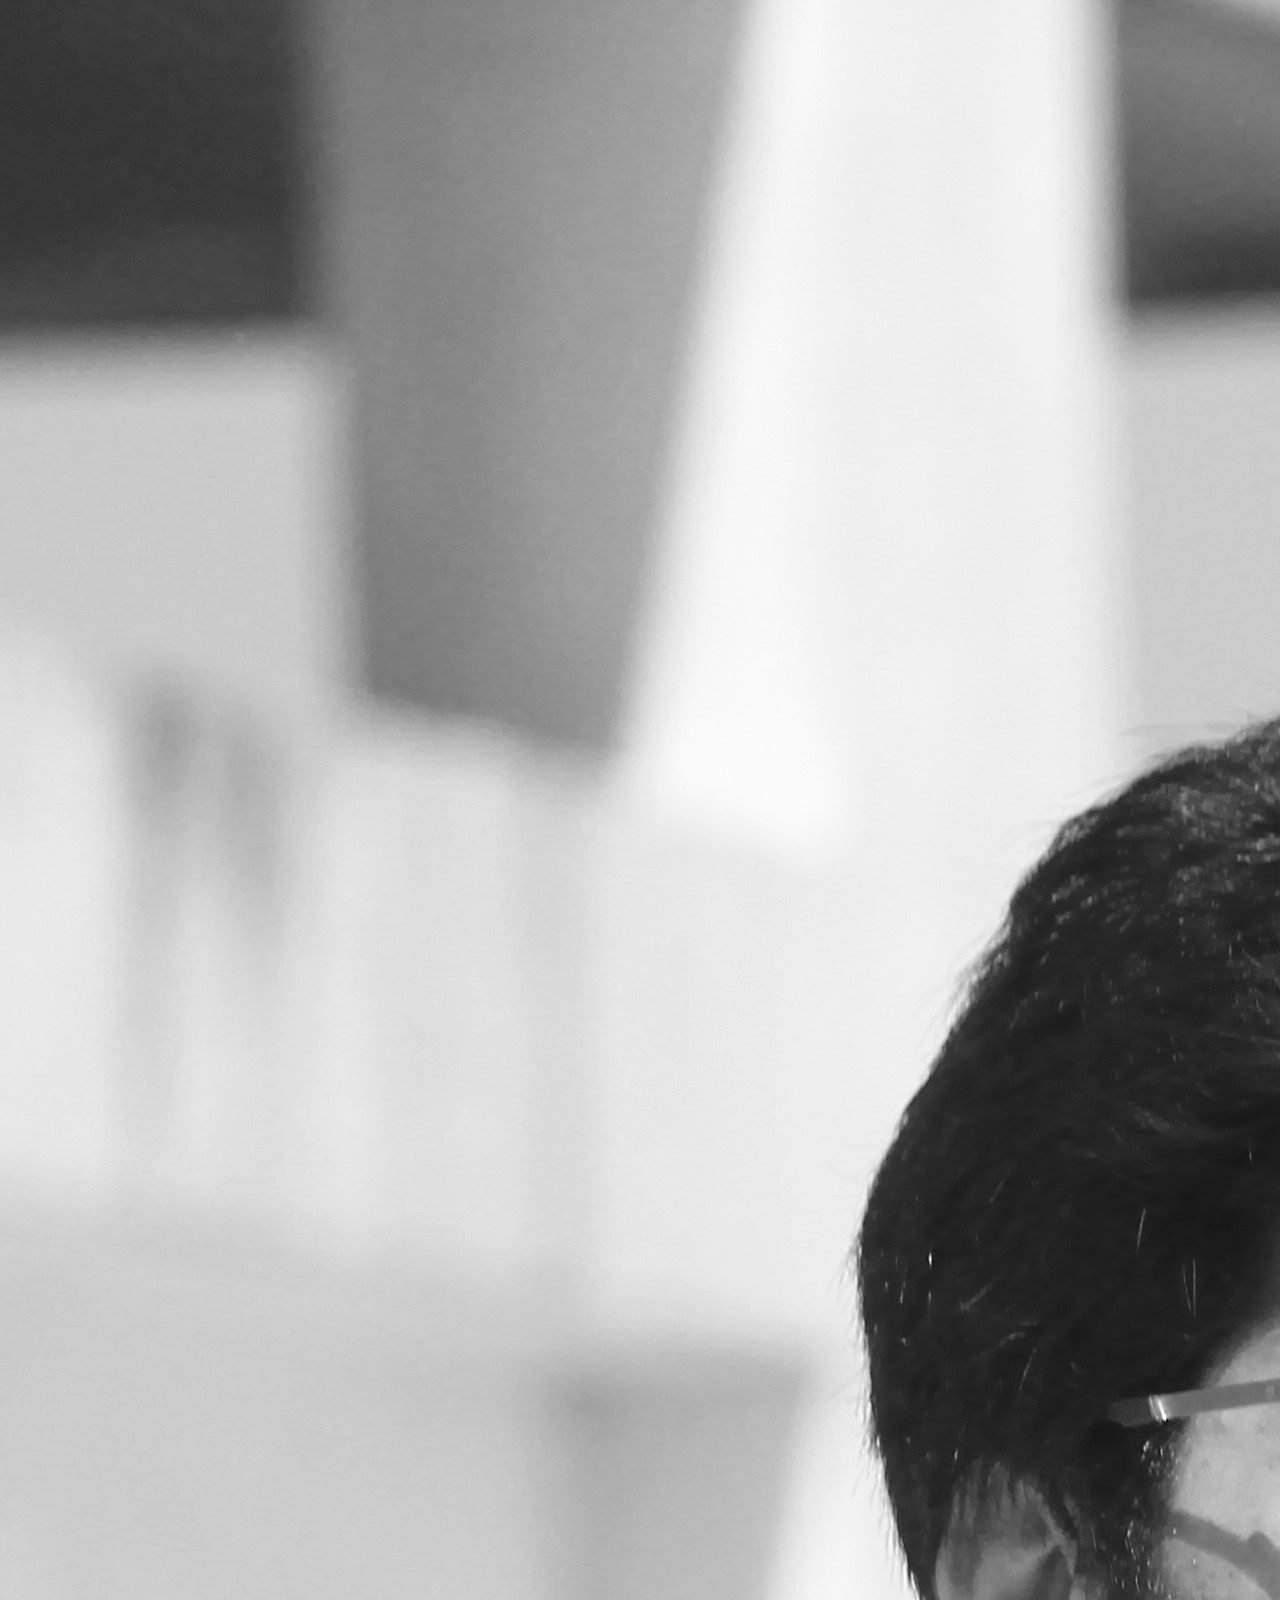
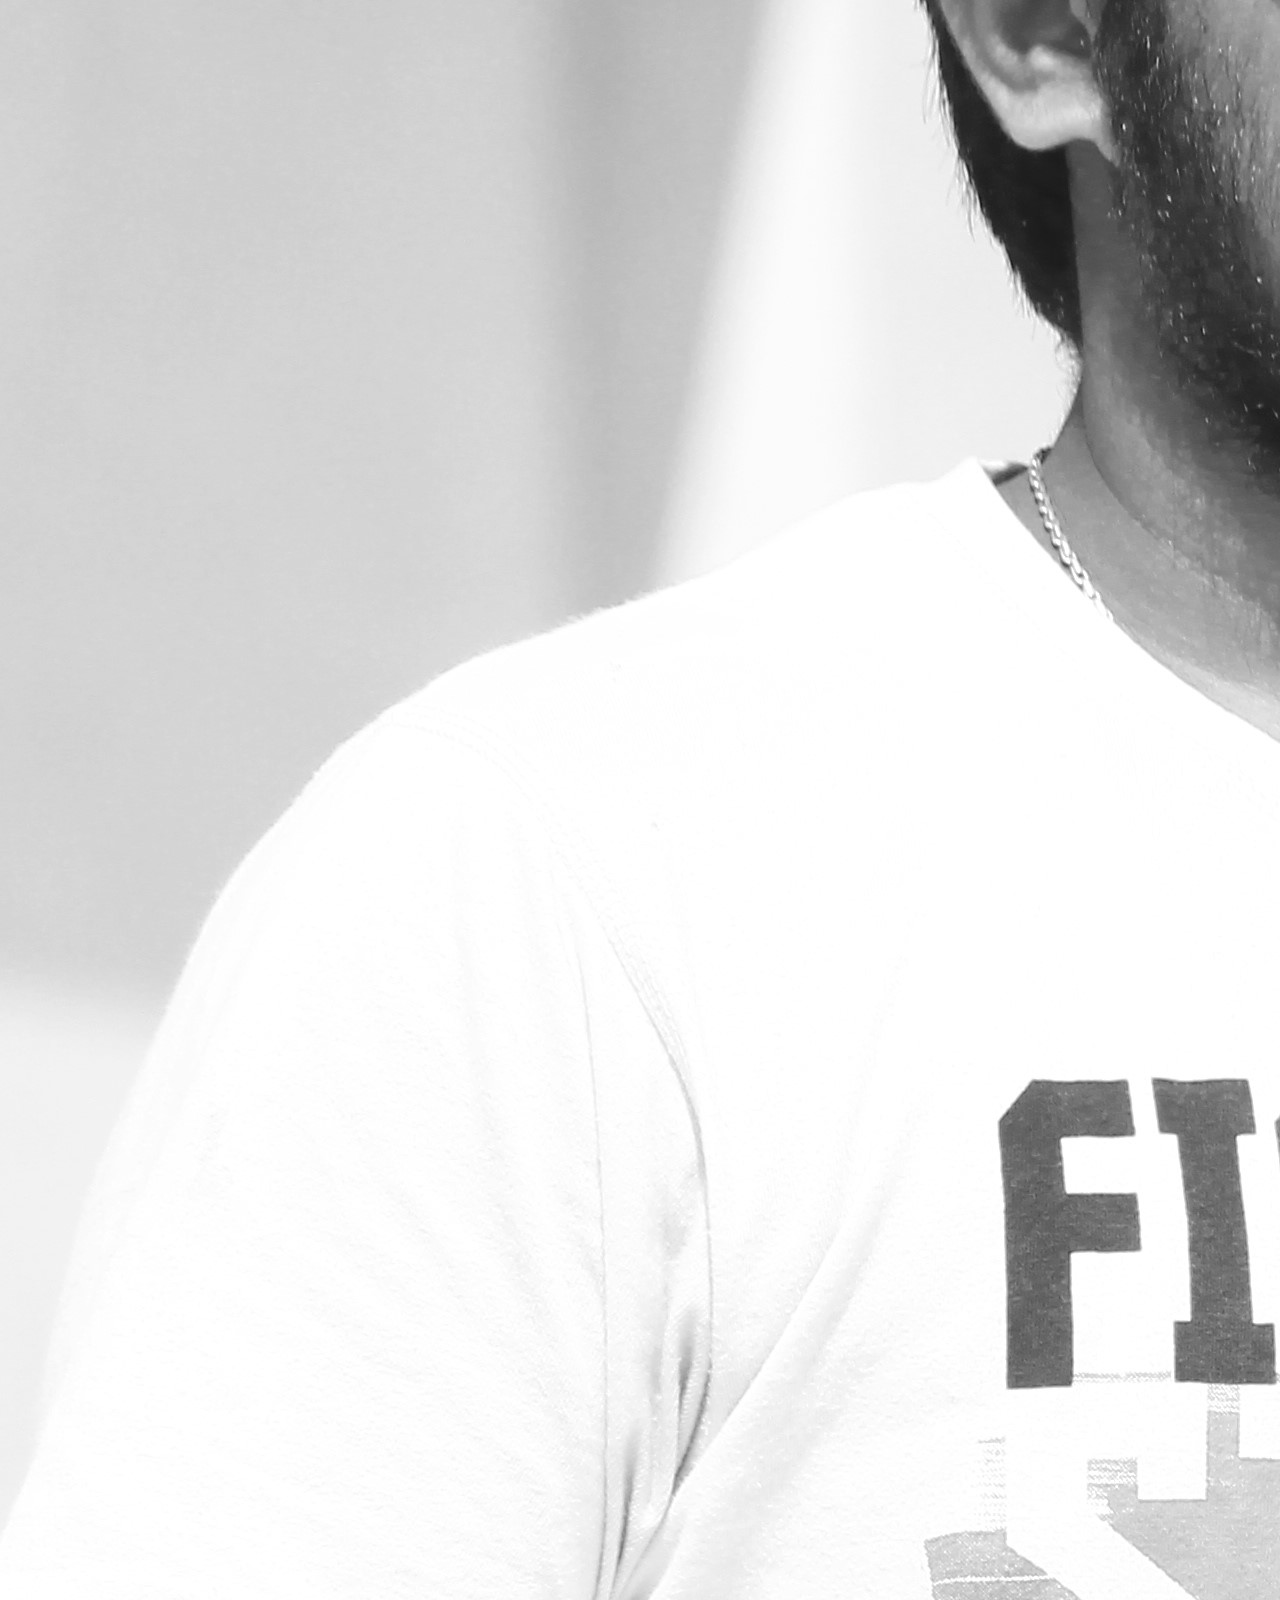
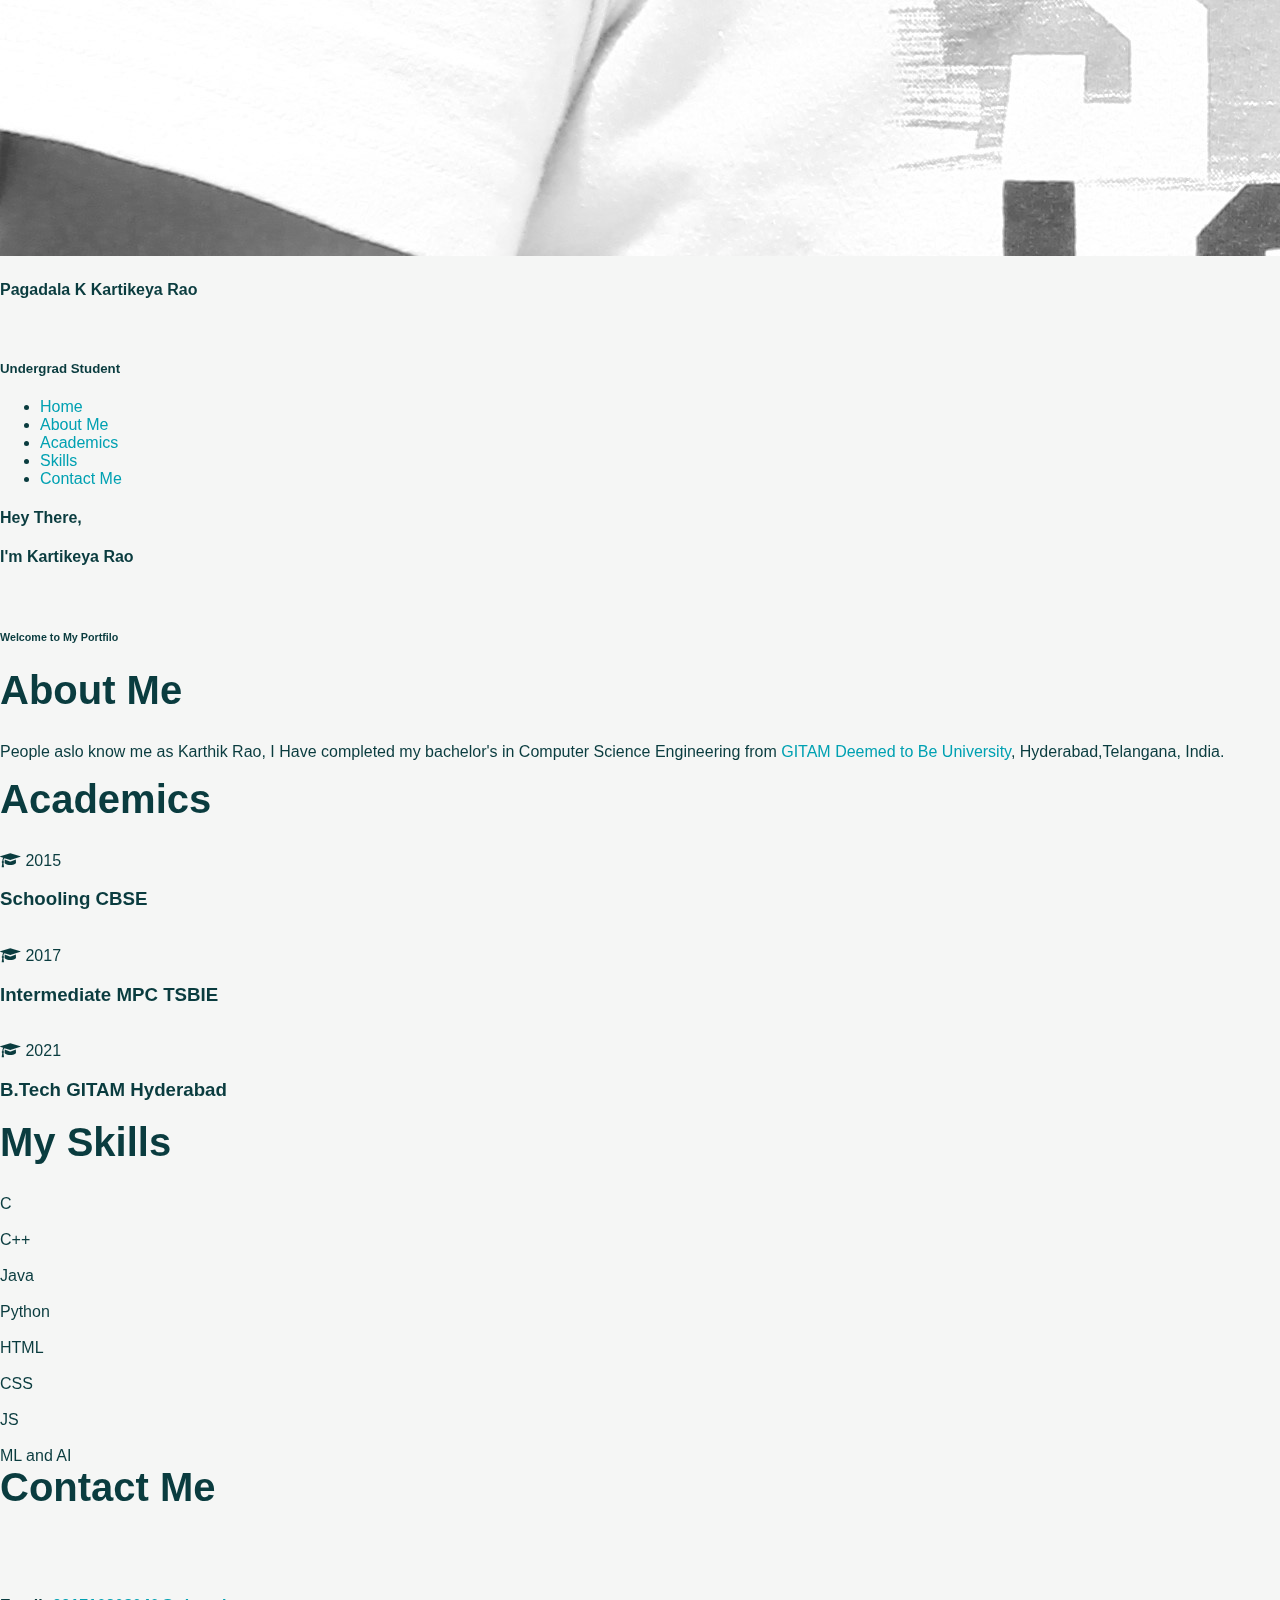
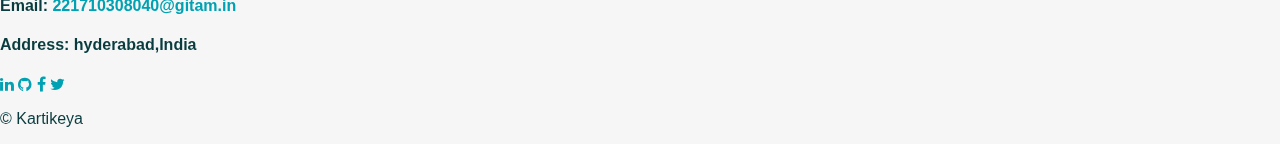
<file: main.html>
<!DOCTYPE html>
<html>
<head>
    <meta charset="utf-8">
    <meta name="viewport" content="width=device-width, initial-scale=1.0">
    <title>Kartikeya Rao</title>
    <link rel="stylesheet" href="css/style.css">
    <link rel="stylesheet" href="https://cdnjs.cloudflare.com/ajax/libs/font-awesome/4.7.0/css/font-awesome.min.css">
</head>
<body>
<!-----Header----->
<header>
    <div class="data">
        <img src="css/img1.jpg">
        <h4 class="uname">Pagadala K Kartikeya Rao</h4>
        <br>
        <h5 class="ab">Undergrad Student</h5>
    </div>
    <nav class="navigation">
        <ul>
            <li><a href="#home">Home</a></li>
            <li><a href="#about">About Me</a></li>
            <li><a href="#acad">Academics</a></li>
            <li><a href="#skills">Skills</a></li>
            <li><a href="#contact">Contact Me</a></li>
        </ul>
    </nav>
</header>
<div id="menu" class="bars"></div>

<!-----Home----->
<section id="home"class="home">
<h4>Hey There,</h4><h4>I'm <span>Kartikeya Rao</span></h4> 
<br>

<h6>Welcome to My <span>Portfilo</span></h6>
</section>
<!-----About----->
<section id="about"class="about">
    <h2 class="head">About Me</h2>
    <div class="row">
        <p>People aslo know me as Karthik Rao, I Have completed my bachelor's in <span>Computer Science Engineering</span> from <a href="https://www.gitam.edu/hyderabad" target="new">GITAM Deemed to Be University</a>, Hyderabad,Telangana, India.
    </p>
    </div>
</section>
<!-----Academic Background----->
<section id="acad" class="acad">
    <h2 class="head">Academics</h2>
    <div class="box">
        <i class="fa fa-graduation-cap"></i> <span>2015</span>   
        <h3>Schooling CBSE</h3>
        <br>
        <i class="fa fa-graduation-cap"></i> <span>2017</span>
        <h3>Intermediate MPC  TSBIE</h3>
        <br>
        <i class="fa fa-graduation-cap"></i> <span>2021</span>
         <h3>B.Tech GITAM Hyderabad</h3>
    </div>
</section>
<!-----Skills----->
<section id="skills" class="skills">
    <h2 class="head">My Skills</h2>
    <div class="skill">
    <div class="skill-name">C</div>
    <div class="skill-bar"><div class="skill-per" per="90%" style="max-width:90%"></div></div>
    <br>
    <div class="skill-name">C++</div>
    <div class="skill-bar"><div class="skill-per" per="90%" style="max-width:90%"></div></div>
    <br>
    <div class="skill-name">Java</div>
    <div class="skill-bar"><div class="skill-per" per="85%" style="max-width:85%"></div></div>
    <br>
    <div class="skill-name">Python</div>
    <div class="skill-bar"><div class="skill-per" per="90%" style="max-width:90%"></div></div>
    <br>
    <div class="skill-name">HTML</div>
    <div class="skill-bar"><div class="skill-per" per="85%" style="max-width:85%"></div></div>
    <br>
    <div class="skill-name">CSS</div>
    <div class="skill-bar"><div class="skill-per" per="65%" style="max-width:65%"></div></div>
    <br>
    <div class="skill-name">JS</div>
    <div class="skill-bar"><div class="skill-per" per="75%" style="max-width:75%"></div></div>
    <br>
    <div class="skill-name">ML and AI</div>
    <div class="skill-bar"><div class="skill-per" per="65%" style="max-width:65%"></div></div>
    
    </div>
</section>
<!-----Contact----->
<section id="contact"class="contact">
    <div class="row">
        <div class="content">
            <h2 class="head">Contact Me</h2>
            <br>
            <br>
            <h4>Email: <a href="mailto:221710308040@gitam.in">221710308040@gitam.in</h4></a>
            <h4> Address: <i class="map"></i> hyderabad,India </h4>
        </div>
        <div class="ico">
        <a href="https://in.linkedin.com/in/k-kartikeya-rao-pagadala-2905b41b5" target="new" class="fa fa-linkedin"></a>
        <a href="https://www.github.com/Karthik307" target="new"class="fa fa-github"></a>
        <a href="https://www.facebook.com/karthik rao" target="new" class="fa fa-facebook"></a>
        <a href="https://twitter.com/karthikeya2611" target="new" class="fa fa-twitter"></a>    
        </div> 
        <div class="foot">
        <p>&copy; Kartikeya</p>
    </div>
    </div>
</section>
</body>
</html>
</file>
<file: css/style.css>
body {
    font-family: 'Inter', sans-serif;
    background-color: #F5F6F5;
    color: #0A3C3F;
    margin: 0;
    scroll-behavior: smooth;
    position: relative;
    overflow-x: hidden;
}

body::before {
    content: '';
    position: fixed;
    top: 0;
    left: 0;
    width: 100%;
    height: 100%;
    background: linear-gradient(45deg, rgba(10, 60, 63, 0.1), rgba(0, 161, 178, 0.1));
    background-size: 300% 300%;
    opacity: 0.2;
    z-index: -1;
    animation: gradientFlow 20s ease infinite;
}

@keyframes gradientFlow {
    0% { background-position: 0% 0%; }
    50% { background-position: 100% 100%; }
    100% { background-position: 0% 0%; }
}

.container {
    max-width: 800px;
    margin: 0 auto;
    padding: 20px;
    text-align: center;
}

.fixed-nav {
    position: fixed;
    top: 0;
    width: 100%;
    background: rgba(10, 60, 63, 0.95);
    z-index: 1000;
    padding: 15px 0;
    box-shadow: 0 2px 10px rgba(0, 0, 0, 0.1);
}

.fixed-nav .container {
    display: flex;
    flex-direction: row;
    align-items: center;
    justify-content: space-between;
}

.photo-frame {
    width: 95px;
    height: 95px;
    border: 2px solid #00A1B2;
    border-radius: 50%;
    overflow: hidden;
    flex-shrink: 0;
    background-color: #FFFFFF;
}

.profile-pic {
    width: 100%;
    height: 100%;
    object-fit: cover;
    object-position: center;
    display: block;
    border-radius: 50%;
}

.brand-logo {
    color: #00A1B2;
    font-size: 1.6rem;
    font-weight: 600;
    text-decoration: none;
    margin: 0 20px;
}

.nav-links {
    display: none;
    flex-direction: column;
    list-style: none;
    margin: 0;
    padding: 20px 0;
    position: absolute;
    top: 70px;
    left: 0;
    width: 100%;
    background: rgba(10, 60, 63, 0.95);
}

.nav-links.active {
    display: flex;
}

.nav-links li {
    margin: 15px 0;
}

.nav-links a {
    color: #FFFFFF;
    text-decoration: none;
    font-size: 1.1rem;
    font-weight: 400;
    transition: color 0.3s ease;
}

.nav-links a:hover {
    color: #00A1B2;
}

.hamburger {
    display: flex;
    flex-direction: column;
    cursor: pointer;
}

.hamburger span {
    width: 25px;
    height: 2px;
    background: #FFFFFF;
    margin: 2px 0;
    transition: all 0.3s ease;
}

.hamburger.open span:nth-child(1) {
    transform: rotate(45deg) translate(5px, 5px);
}

.hamburger.open span:nth-child(2) {
    opacity: 0;
}

.hamburger.open span:nth-child(3) {
    transform: rotate(-45deg) translate(7px, -7px);
}

#hero {
    height: 100vh;
    background: linear-gradient(180deg, #0A3C3F, #1C5C60);
    display: flex;
    align-items: center;
    justify-content: center;
}

h1 {
    font-size: 3.5rem;
    font-weight: 600;
    color: #FFFFFF;
    margin: 0;
}

.flow-text {
    font-size: 1.6rem;
    color: #00A1B2;
    font-weight: 300;
    margin: 15px 0 0;
}

.sub-text {
    font-size: 1.1rem;
    color: #DDE4E4;
    margin: 15px 0 0;
}

.section {
    padding: 100px 0;
    min-height: 60vh;
}

.alt-bg {
    background: #E8ECEB;
}

h2 {
    font-size: 2.5rem;
    font-weight: 600;
    margin: 0 0 30px;
    color: #0A3C3F;
}

.card {
    background: #F5F6F5;
    border-radius: 8px;
    padding: 20px;
    margin-bottom: 20px;
    box-shadow: 0 4px 12px rgba(0, 0, 0, 0.05);
    transition: transform 0.3s ease, box-shadow 0.3s ease;
}

.card:hover {
    transform: translateY(-5px);
    box-shadow: 0 8px 20px rgba(0, 0, 0, 0.1);
}

.card p {
    margin: 10px 0 0;
    display: flex;
    align-items: center;
    justify-content: center;
}

.card ul {
    list-style: disc;
    text-align: left;
    padding-left: 20px;
    margin: 10px 0 0;
}

.card li {
    margin: 5px 0;
}

.card h5 i {
    margin-right: 10px;
    color: #00A1B2;
}

.company-logo {
    width: 50px;
    height: 50px;
    margin-right: 10px;
    vertical-align: middle;
}

.cert-list {
    list-style: none;
    padding: 0;
    text-align: left;
}

.cert-list li {
    margin: 10px 0;
    display: flex;
    align-items: center;
}

.cert-list i {
    margin-right: 10px;
    color: #00A1B2;
}

.project-img, .hobby-img {
    width: 150px;
    height: 100px;
    margin: 10px auto;
    display: block;
    border-radius: 8px;
    transition: transform 0.3s ease, opacity 0.3s ease;
    object-fit: cover;
}

.card:hover .project-img, .card:hover .hobby-img {
    transform: scale(1.05);
    opacity: 0.9;
}

.badge {
    background: #00A1B2;
    color: #FFFFFF;
    padding: 5px 10px;
    border-radius: 12px;
    font-size: 0.9rem;
    margin-right: 10px;
    display: inline-block;
}

.highlight {
    font-size: 1.1rem;
    color: #00A1B2;
    margin: 20px 0 0;
    font-style: italic;
}

.quote {
    font-size: 1.1rem;
    color: #666;
    margin: 20px 0 0;
}

a {
    color: #00A1B2;
    text-decoration: none;
}

a:hover {
    color: #0A3C3F;
}

footer {
    background: #0A3C3F;
    padding: 20px 0;
    color: #FFFFFF;
}

footer p {
    margin: 0;
}

.scroll-section:not(.revealed) .animate__animated {
    opacity: 0;
}

.animate__fadeInUp {
    animation-duration: 0.8s;
    animation-timing-function: ease-out;
}

@media (max-width: 768px) {
    .photo-frame {
        width: 60px;
        height: 60px;
    }

    .profile-pic {
        width: 100%;
        height: 100%;
    }

    .brand-logo {
        font-size: 1.4rem;
        margin: 0 10px;
    }

    h1 {
        font-size: 2.5rem;
    }

    .flow-text {
        font-size: 1.3rem;
    }

    .sub-text {
        font-size: 1rem;
    }

    h2 {
        font-size: 2rem;
    }

    .card {
        padding: 15px;
    }

    .project-img, .hobby-img {
        width: 120px;
        height: 80px;
    }

    .company-logo {
        width: 40px;
        height: 40px;
    }
}

@media (min-width: 769px) {
    .nav-links {
        display: flex;
        flex-direction: row;
        position: static;
        background: none;
        padding: 0;
    }

    .nav-links li {
        margin: 0 0 0 25px;
    }

    .hamburger {
        display: none;
    }
}
</file>
